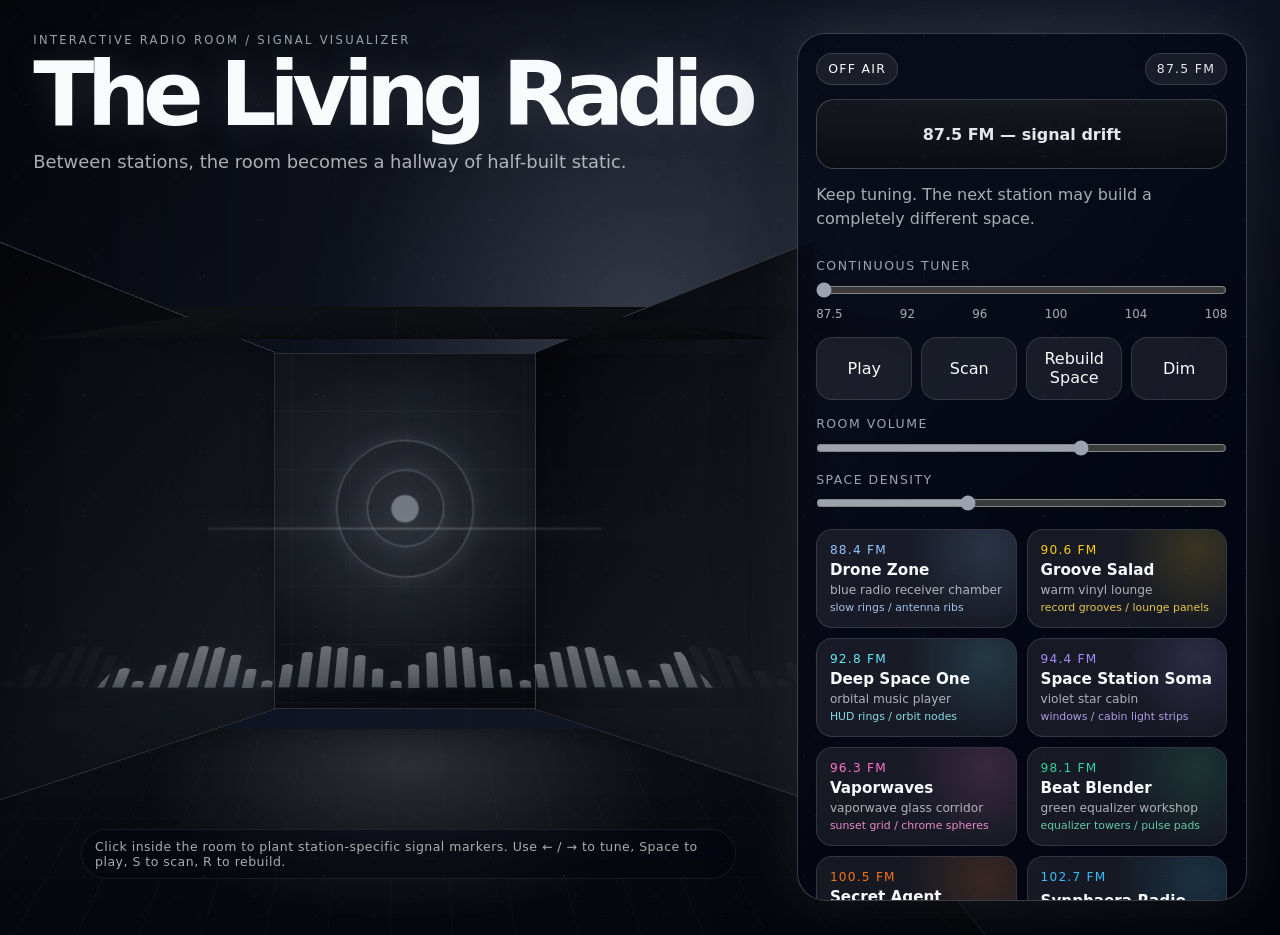
<file: Expressive Web/living-radio-station-themes/index.html>
<!DOCTYPE html>
<html lang="en">
<head>
  <meta charset="UTF-8" />
  <meta name="viewport" content="width=device-width, initial-scale=1.0" />
  <title>The Living Radio — Signal Rooms</title>
  <link rel="stylesheet" href="style.css" />
</head>
<body>
  <main id="room" class="room station-idle" data-state="idle">
    <div class="grain" aria-hidden="true"></div>
    <div class="atmosphere" aria-hidden="true"></div>

    <section class="title-card" aria-labelledby="siteTitle">
      <p class="eyebrow">interactive radio room / signal visualizer</p>
      <h1 id="siteTitle">The Living Radio</h1>
      <p id="roomText">Tune a live stream and let the signal build a room around you.</p>
    </section>

    <section class="space-wrap" aria-label="Generative listening room">
      <div class="room-shell" id="roomShell">
        <div class="plane wall-back"></div>
        <div class="plane wall-left"></div>
        <div class="plane wall-right"></div>
        <div class="plane ceiling"></div>
        <div class="plane floor">
          <div class="floor-lines" aria-hidden="true"></div>
        </div>

        <div class="horizon" aria-hidden="true"></div>
        <div id="themeLayer" class="theme-layer" aria-hidden="true"></div>
        <div id="architecture" class="architecture" aria-hidden="true"></div>
        <div id="signalSeeds" class="signal-seeds" aria-hidden="true"></div>
        <div id="waveField" class="wave-field" aria-hidden="true"></div>
        <div class="signal-orb" aria-hidden="true"><span></span></div>
      </div>
      <p class="interaction-hint" id="interactionHint">Click inside the room to plant station-specific signal markers. Use ← / → to tune, Space to play, S to scan, R to rebuild.</p>
    </section>

    <aside class="console" aria-label="Radio room controls">
      <div class="console-topline">
        <span id="onAir" class="on-air">OFF AIR</span>
        <span id="frequencyReadout" class="frequency-readout">--.- FM</span>
      </div>

      <div class="screen" id="screenText">No station locked.</div>
      <p id="storyText" class="story-text">The room is quiet. Static is waiting in the walls.</p>

      <div class="tuner-block">
        <label for="tuner">continuous tuner</label>
        <input id="tuner" type="range" min="87.5" max="108" step="0.1" value="87.5" />
        <div class="tuner-scale" aria-hidden="true">
          <span>87.5</span><span>92</span><span>96</span><span>100</span><span>104</span><span>108</span>
        </div>
      </div>

      <div class="transport-row">
        <button id="playPause" type="button">Play</button>
        <button id="scanBtn" type="button">Scan</button>
        <button id="rebuildBtn" type="button">Rebuild Space</button>
        <button id="dimBtn" type="button">Dim</button>
      </div>

      <label class="slider-control" for="volume">
        <span>room volume</span>
        <input id="volume" type="range" min="0" max="1" step="0.01" value="0.65" />
      </label>

      <label class="slider-control" for="density">
        <span>space density</span>
        <input id="density" type="range" min="10" max="54" step="1" value="26" />
      </label>

      <div class="station-grid" id="stationGrid" aria-label="Station presets"></div>

      <p class="note">Live audio plays through the browser. The visualizer is generative, so it avoids CORS problems with internet streams. Each station now has its own visual language and click interaction.</p>
    </aside>

    <audio id="player" preload="none" crossorigin="anonymous"></audio>
  </main>

  <script src="script.js"></script>
</body>
</html>
</file>
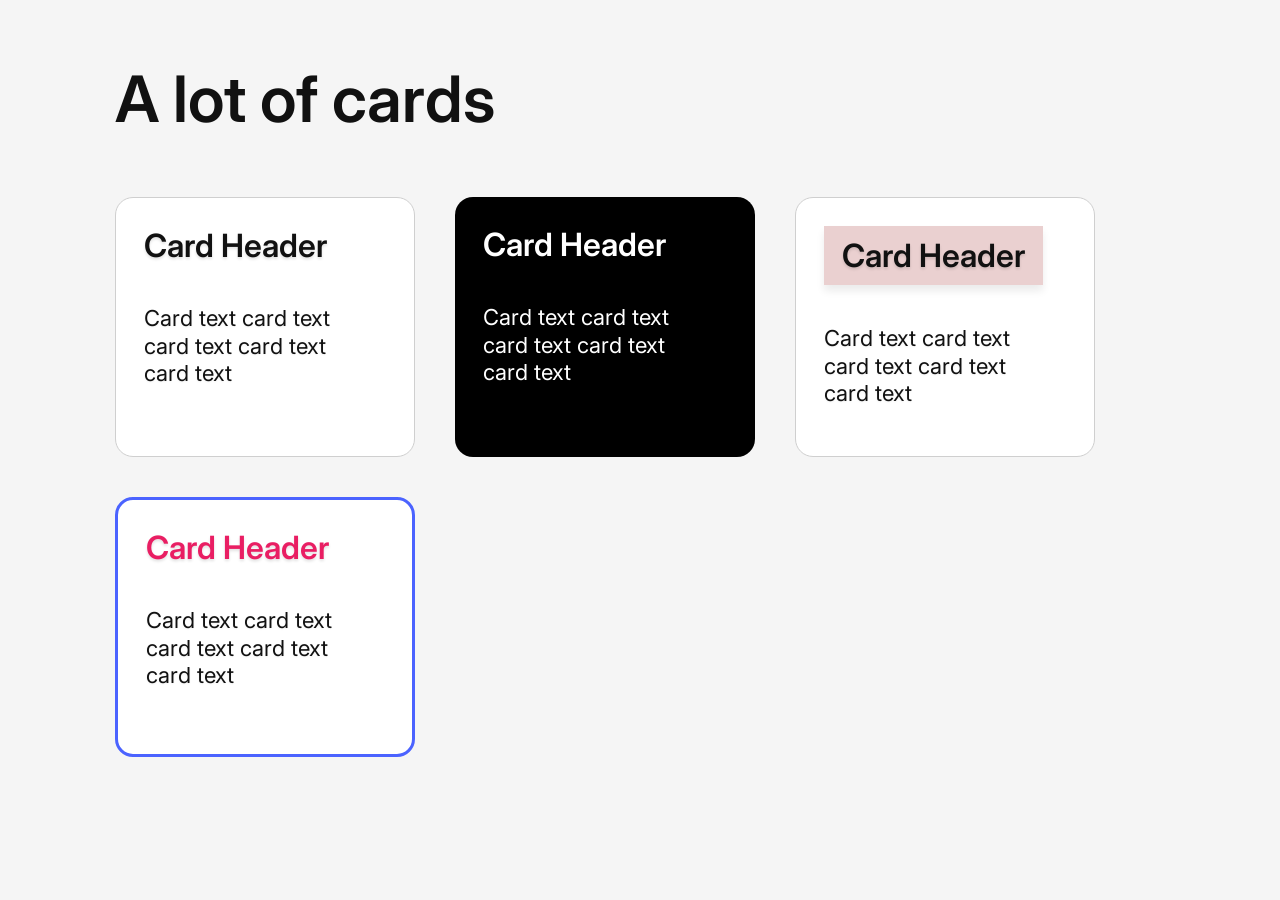
<file: CSS Layout 1/css.html>
<!DOCTYPE html>
<html lang="en">
<head>
  <meta charset="UTF-8" />
  <meta name="viewport" content="width=device-width, initial-scale=1.0" />
  <title>A lot of cards</title>

 
  <link rel="preconnect" href="https://fonts.googleapis.com">
  <link rel="preconnect" href="https://fonts.gstatic.com" crossorigin>
  <link href="https://fonts.googleapis.com/css2?family=Inter:wght@400;700;800&display=swap" rel="stylesheet">

  <link rel="stylesheet" href="style.css" />
</head>
<body>
  <main class="page">
    <h1>A lot of cards</h1>

    <section class="card-container">
      <div class="card">
        <h2>Card Header</h2>
        <p>Card text card text card text card text card text</p>
      </div>

      <div class="card card-dark">
        <h2>Card Header</h2>
        <p>Card text card text card text card text card text</p>
      </div>

      <div class="card card-accent">
        <h2 class="highlight-box">Card Header</h2>
        <p>Card text card text card text card text card text</p>
      </div>

      <div class="card card-outline">
        <h2>Card Header</h2>
        <p>Card text card text card text card text card text</p>
      </div>
    </section>
  </main>
</body>
</html>
</file>
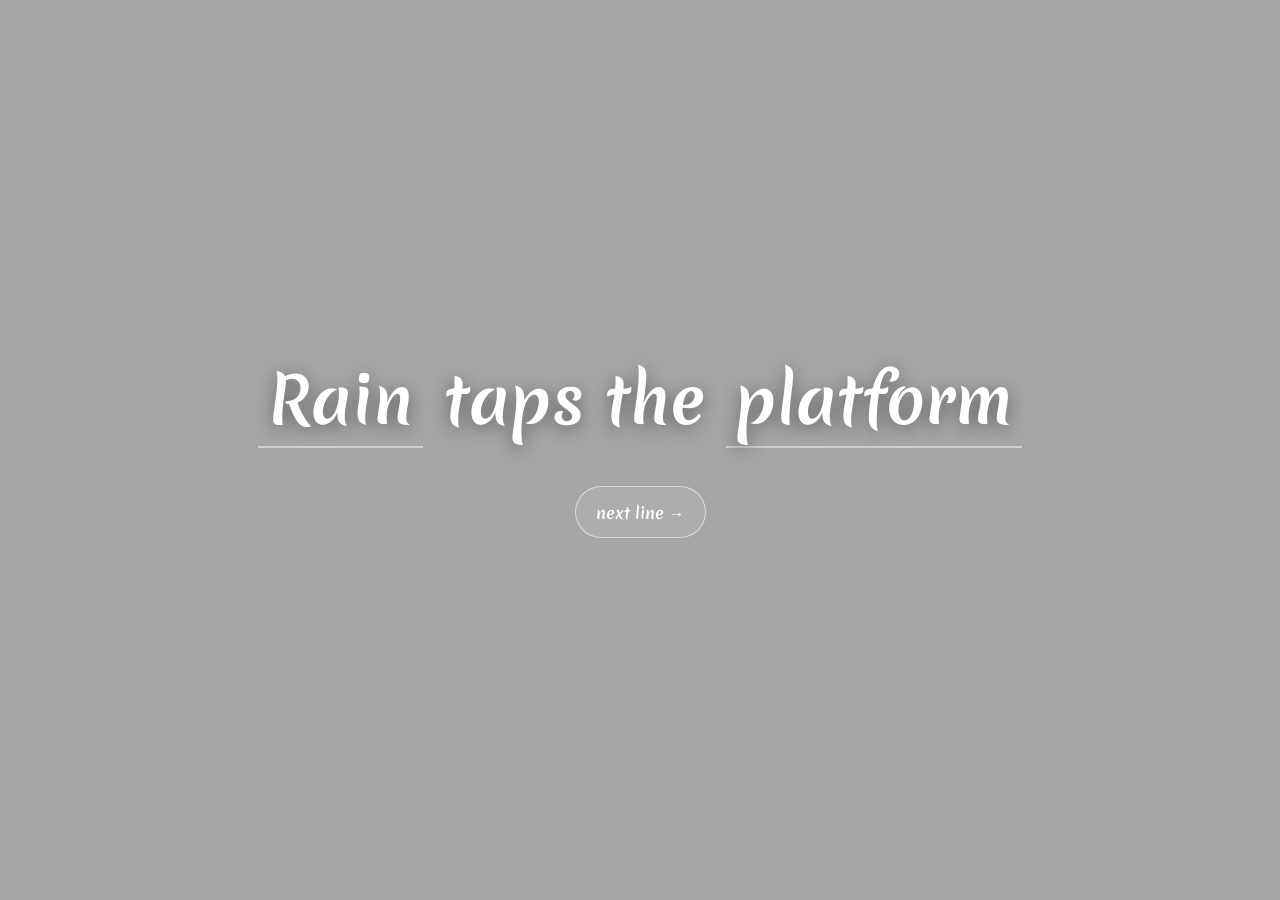
<file: Hypertext Narrative/line1.html>
<!DOCTYPE html>
<html lang="en">
<head>
  <meta charset="UTF-8" />
  <meta name="viewport" content="width=device-width, initial-scale=1.0" />
  <title>Haiku - Line 1</title>
 <link rel="preconnect" href="https://fonts.googleapis.com">
<link rel="preconnect" href="https://fonts.gstatic.com" crossorigin>
<link href="https://fonts.googleapis.com/css2?family=Limelight&family=Merienda:wght@300..900&display=swap" rel="stylesheet">
  <link rel="stylesheet" href="style.css" />
</head>
<body class="page"
  data-default-gif="https://i.redd.it/43hzfytpfks81.gif">

  <div class="overlay"></div>

  <main class="content">
    <p class="line">
      <span class="hover-word" data-gif="https://images-wixmp-ed30a86b8c4ca887773594c2.wixmp.com/f/d1405e37-67f6-4821-81ab-2e2687f8f6aa/dg8azj7-e3118ca0-ab8d-4186-b11e-6b65f71df362.gif?token=eyJ0eXAiOiJKV1QiLCJhbGciOiJIUzI1NiJ9.[base64].Q8UEcINWJfdoOuRwZD_nnJbVCkyFElnYEFyA0fJU_ko">Rain</span>
      taps the
      <span class="hover-word" data-gif="https://cdnb.artstation.com/p/assets/images/images/013/784/659/original/motocross-saito-400.gif?1541081571">platform</span>
    </p>

    <a class="next-link" href="line2.html">next line →</a>
  </main>

  <script src="style.js"></script>
</body>
</html>
</file>
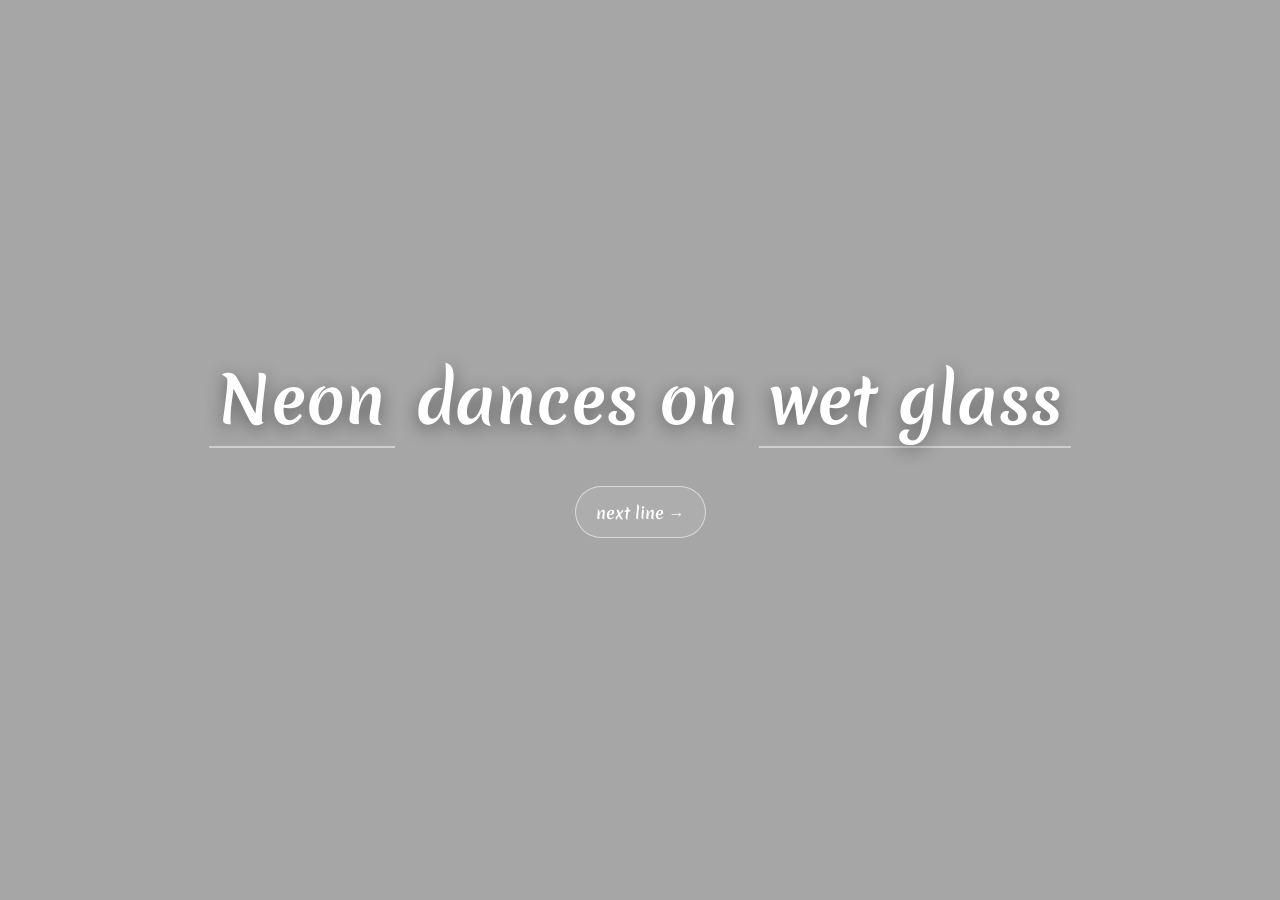
<file: Hypertext Narrative/line2.html>
<!DOCTYPE html>
<html lang="en">
<head>
  <meta charset="UTF-8" />
  <meta name="viewport" content="width=device-width, initial-scale=1.0" />
  <title>Haiku - Line 2</title>
  <link rel="preconnect" href="https://fonts.googleapis.com">
<link rel="preconnect" href="https://fonts.gstatic.com" crossorigin>
<link href="https://fonts.googleapis.com/css2?family=Limelight&family=Merienda:wght@300..900&display=swap" rel="stylesheet">
  <link rel="stylesheet" href="style.css" />
</head>
<body class="page"
  data-default-gif="https://64.media.tumblr.com/14f82bd1a9e466f0d01a61a12eedd381/tumblr_o1vldiAXLd1rldv4go1_540.gifv">

  <div class="overlay"></div>

  <main class="content">
    <p class="line">
      <span class="hover-word" data-gif="https://i.redd.it/ghxhg66ha5qy.gif">Neon</span>
      dances on
      <span class="hover-word" data-gif="https://i.pinimg.com/originals/10/e1/e2/10e1e23a2062e8cda9b215a387dc4194.gif">wet glass</span>
    </p>

    <a class="next-link" href="line3.html">next line →</a>
  </main>

  <script src="style.js"></script>
</body>
</html>
</file>
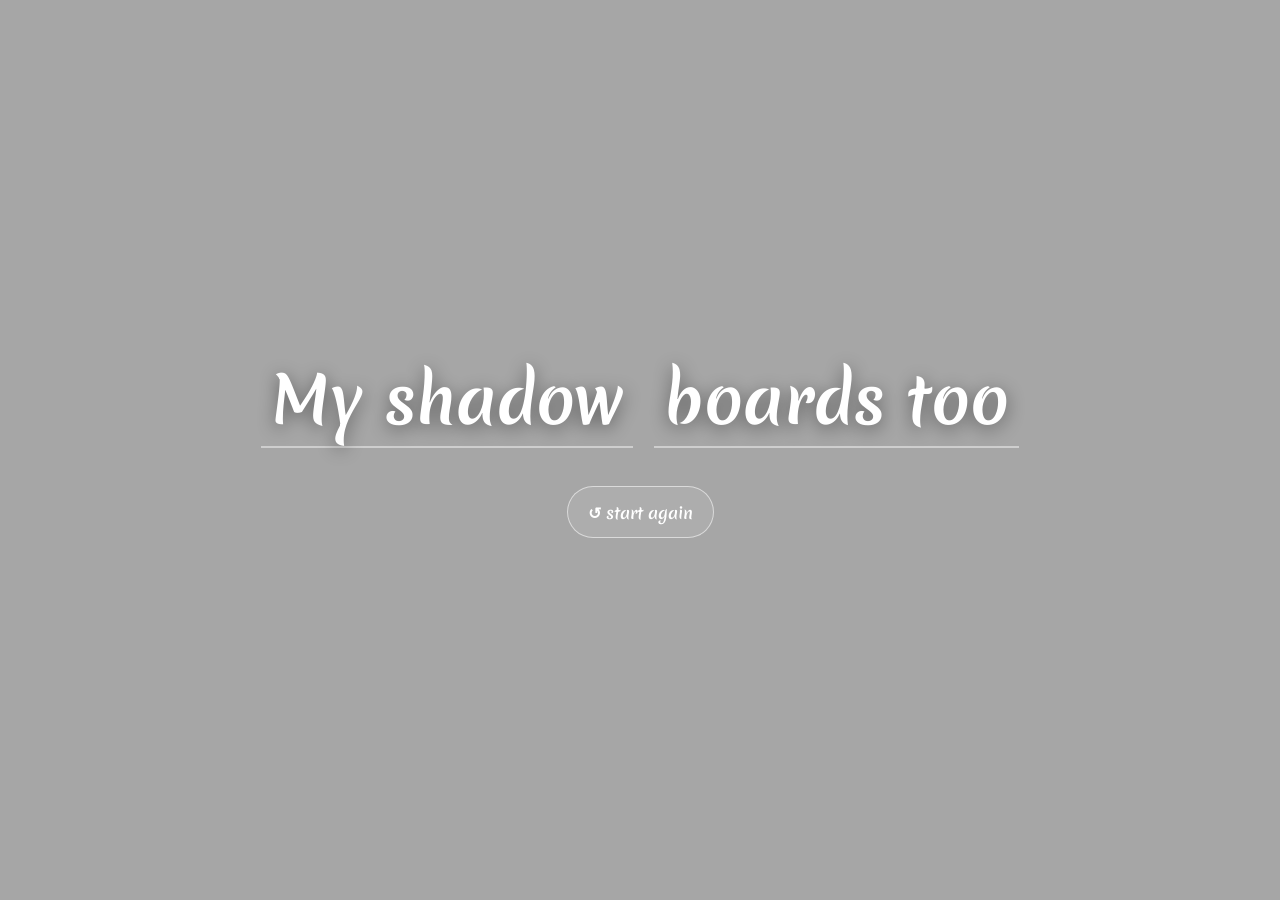
<file: Hypertext Narrative/line3.html>
<!DOCTYPE html>
<html lang="en">
<head>
  <meta charset="UTF-8" />
  <meta name="viewport" content="width=device-width, initial-scale=1.0" />
  <title>Haiku - Line 3</title>
 <link rel="preconnect" href="https://fonts.googleapis.com">
<link rel="preconnect" href="https://fonts.gstatic.com" crossorigin>
<link href="https://fonts.googleapis.com/css2?family=Limelight&family=Merienda:wght@300..900&display=swap" rel="stylesheet">
  <link rel="stylesheet" href="style.css" />
  <link rel="stylesheet" href="style.css" />
</head>
<body class="page"
  data-default-gif="https://i.pinimg.com/originals/5d/2b/4f/5d2b4f5f28851f32fede7de204528b2c.gif">

  <div class="overlay"></div>

  <main class="content">
    <p class="line">
      <span class="hover-word" data-gif="https://i.pinimg.com/originals/6a/83/d1/6a83d1fd8a73374735aab58cfc09539a.gif">My shadow</span>
      
      <span class="hover-word" data-gif="https://i.redd.it/bxuqylh92y6a1.gif">boards too</span>
    </p>

    <a class="next-link" href="line1.html">↺ start again</a>
  </main>

  <script src="style.js"></script>
</body>
</html>
</file>
<file: Expressive Web/living-radio-station-themes/style.css>
* {
  box-sizing: border-box;
  margin: 0;
  padding: 0;
}

:root {
  --bg: #05070d;
  --text: #f8fafc;
  --muted: rgba(248, 250, 252, 0.68);
  --accent: #a1a1aa;
  --accent-2: #f8fafc;
  --accent-3: #a1a1aa;
  --accent-soft: rgba(161, 161, 170, 0.22);
  --wall: rgba(20, 23, 34, 0.92);
  --wall-dark: rgba(4, 6, 12, 0.96);
  --floor: rgba(9, 12, 20, 0.98);
  --pulse: 0.22;
  --breath: 0.5;
  --tilt-x: 0deg;
  --tilt-y: 0deg;
  --mx: 50%;
  --my: 35%;
}

html,
body {
  min-height: 100%;
}

body {
  background: var(--bg);
  color: var(--text);
  font-family: Inter, ui-sans-serif, system-ui, -apple-system, BlinkMacSystemFont, "Segoe UI", sans-serif;
  overflow: hidden;
}

button,
input {
  font: inherit;
}

button {
  border: 0;
  color: inherit;
  cursor: pointer;
}

.room {
  min-height: 100vh;
  position: relative;
  overflow: hidden;
  display: grid;
  grid-template-columns: minmax(0, 1fr) minmax(340px, 450px);
  grid-template-rows: auto minmax(520px, 1fr);
  gap: 1.2rem;
  padding: clamp(1rem, 2.6vw, 2.2rem);
  background:
    radial-gradient(circle at var(--mx) var(--my), var(--accent-soft), transparent 34%),
    radial-gradient(circle at 80% 12%, rgba(255, 255, 255, 0.06), transparent 28%),
    linear-gradient(140deg, var(--wall-dark), #0b1020 48%, #02040a);
  transition: background 900ms ease, filter 700ms ease;
}

.room.dimmed {
  filter: brightness(0.7) saturate(1.12);
}

.room.station-idle {
  --accent: #9ca3af;
  --accent-2: #e5e7eb;
  --accent-soft: rgba(156, 163, 175, 0.18);
  --wall: rgba(27, 30, 39, 0.9);
  --wall-dark: rgba(5, 6, 10, 0.96);
  --floor: rgba(12, 14, 19, 0.98);
}

.grain,
.atmosphere {
  position: absolute;
  inset: 0;
  pointer-events: none;
}

.grain {
  z-index: 30;
  opacity: 0.045;
  mix-blend-mode: screen;
  background-image:
    radial-gradient(circle at 20% 20%, #fff 0 1px, transparent 1px),
    radial-gradient(circle at 70% 30%, #fff 0 1px, transparent 1px),
    radial-gradient(circle at 45% 80%, #fff 0 1px, transparent 1px);
  background-size: 80px 80px, 120px 120px, 58px 58px;
}

.atmosphere {
  z-index: 1;
  opacity: calc(0.35 + var(--pulse) * 0.45);
  background:
    radial-gradient(circle at var(--mx) var(--my), var(--accent-soft), transparent 38%),
    linear-gradient(90deg, transparent, color-mix(in srgb, var(--accent) 18%, transparent), transparent);
  filter: blur(16px);
  animation: drift 12s ease-in-out infinite alternate;
}

@keyframes drift {
  from { transform: translate3d(-1.5%, -1%, 0) scale(1); }
  to { transform: translate3d(1.5%, 2%, 0) scale(1.04); }
}

.title-card {
  position: relative;
  z-index: 5;
  grid-column: 1 / 2;
  align-self: start;
  max-width: 860px;
}

.eyebrow {
  color: var(--accent);
  text-transform: uppercase;
  letter-spacing: 0.2em;
  font-size: 0.72rem;
  margin-bottom: 0.6rem;
}

h1 {
  font-size: clamp(3.2rem, 7vw, 7.6rem);
  line-height: 0.84;
  letter-spacing: -0.085em;
  text-shadow: 0 0 calc(28px + var(--pulse) * 48px) var(--accent-soft);
}

#roomText {
  margin-top: 1rem;
  max-width: 720px;
  color: var(--muted);
  font-size: clamp(1rem, 1.4vw, 1.24rem);
  line-height: 1.55;
}

.space-wrap {
  position: relative;
  z-index: 4;
  grid-column: 1 / 2;
  grid-row: 2 / 3;
  min-height: 560px;
  perspective: 1100px;
}

.room-shell {
  position: relative;
  width: min(100%, 1040px);
  min-height: 100%;
  height: 100%;
  transform-style: preserve-3d;
  transform: rotateX(var(--tilt-x)) rotateY(var(--tilt-y));
  transition: transform 160ms ease-out;
}

.plane {
  position: absolute;
  left: 50%;
  top: 52%;
  transform-style: preserve-3d;
  border: 1px solid color-mix(in srgb, var(--accent) 22%, transparent);
  box-shadow: inset 0 0 80px rgba(0, 0, 0, 0.38);
}

.wall-back {
  width: min(84vw, 860px);
  height: 440px;
  transform: translate(-50%, -58%) translateZ(-260px);
  background:
    linear-gradient(90deg, rgba(255,255,255,0.03) 1px, transparent 1px),
    linear-gradient(0deg, rgba(255,255,255,0.03) 1px, transparent 1px),
    radial-gradient(circle at 50% 48%, color-mix(in srgb, var(--accent) 20%, transparent), transparent 44%),
    linear-gradient(145deg, var(--wall), var(--wall-dark));
  background-size: 72px 72px, 72px 72px, auto, auto;
}

.wall-left,
.wall-right {
  width: 520px;
  height: 440px;
  background: linear-gradient(145deg, var(--wall-dark), var(--wall));
}

.wall-left {
  transform: translate(-93%, -58%) rotateY(72deg) translateZ(-18px);
}

.wall-right {
  transform: translate(-7%, -58%) rotateY(-72deg) translateZ(-18px);
}

.ceiling {
  width: min(86vw, 900px);
  height: 410px;
  transform: translate(-50%, -109%) rotateX(74deg);
  background:
    linear-gradient(90deg, rgba(255,255,255,0.03) 1px, transparent 1px),
    linear-gradient(135deg, rgba(255,255,255,0.05), rgba(255,255,255,0.01)),
    var(--wall-dark);
  background-size: 88px 88px, auto, auto;
}

.floor {
  width: min(92vw, 1000px);
  height: 500px;
  transform: translate(-50%, 5%) rotateX(74deg);
  background:
    radial-gradient(circle at 50% 20%, color-mix(in srgb, var(--accent) 22%, transparent), transparent 45%),
    linear-gradient(180deg, var(--floor), #02040a);
  overflow: hidden;
}

.floor-lines {
  position: absolute;
  inset: 0;
  background:
    linear-gradient(90deg, color-mix(in srgb, var(--accent) 22%, transparent) 1px, transparent 1px),
    linear-gradient(0deg, color-mix(in srgb, var(--accent) 18%, transparent) 1px, transparent 1px);
  background-size: 54px 54px;
  opacity: calc(0.16 + var(--pulse) * 0.28);
  transform: translateY(calc(var(--pulse) * -18px));
}

.horizon {
  position: absolute;
  left: 50%;
  top: 47%;
  width: min(70vw, 720px);
  height: 2px;
  transform: translate(-50%, -50%) translateZ(-90px);
  background: linear-gradient(90deg, transparent, var(--accent), transparent);
  box-shadow: 0 0 calc(22px + var(--pulse) * 52px) var(--accent);
  opacity: calc(0.38 + var(--pulse) * 0.42);
}

.theme-layer,
.architecture,
.wave-field,
.signal-orb,
.signal-seeds {
  position: absolute;
  inset: 0;
  transform-style: preserve-3d;
  pointer-events: none;
}

.room-shell {
  cursor: crosshair;
}

.arch-piece {
  position: absolute;
  left: var(--x);
  top: var(--y);
  width: var(--w);
  height: var(--h);
  transform:
    translate(-50%, -50%)
    translateZ(var(--z))
    rotateY(var(--ry))
    rotateX(var(--rx));
  border: 1px solid color-mix(in srgb, var(--accent) 34%, transparent);
  background:
    linear-gradient(180deg, color-mix(in srgb, var(--accent) 15%, transparent), rgba(255,255,255,0.018));
  box-shadow:
    0 0 calc(8px + var(--pulse) * 16px) color-mix(in srgb, var(--accent) 24%, transparent),
    inset 0 0 18px rgba(255, 255, 255, 0.035);
  opacity: calc(0.16 + var(--pulse) * 0.5);
  animation: growIn 1000ms cubic-bezier(.2,.8,.2,1) both, panelFloat var(--speed) ease-in-out infinite alternate;
  animation-delay: var(--delay), calc(var(--delay) + 600ms);
}

.arch-piece.ring {
  border-radius: 999px;
  background: radial-gradient(circle, transparent 54%, color-mix(in srgb, var(--accent) 18%, transparent) 56%, transparent 68%);
}

.arch-piece.column {
  border-radius: 999px 999px 8px 8px;
}

.arch-piece.panel {
  clip-path: polygon(8% 0, 100% 12%, 88% 100%, 0 88%);
}

.arch-piece.node {
  width: var(--w);
  height: var(--w);
  border-radius: 50%;
  background: radial-gradient(circle, var(--accent-2), var(--accent) 34%, transparent 68%);
  border: 0;
}

@keyframes growIn {
  from {
    opacity: 0;
    transform: translate(-50%, 80%) translateZ(-280px) rotateX(70deg) scaleY(0.05);
    filter: blur(8px);
  }
}

@keyframes panelFloat {
  to {
    translate: 0 calc(-10px - var(--pulse) * 28px);
    filter: brightness(calc(1 + var(--pulse) * 0.35));
  }
}

.wave-field {
  left: 50%;
  top: 74%;
  width: min(72vw, 760px);
  height: 150px;
  transform: translate(-50%, -50%) rotateX(62deg) translateZ(90px);
  display: flex;
  align-items: flex-end;
  justify-content: center;
  gap: 0.42rem;
}

.wave-bar {
  width: clamp(5px, 0.85vw, 10px);
  height: calc(var(--bar-h) * 1px);
  min-height: 8px;
  border-radius: 999px 999px 0 0;
  background: linear-gradient(180deg, var(--accent-2), var(--accent));
  box-shadow: 0 0 16px var(--accent-soft);
  opacity: calc(0.35 + var(--pulse) * 0.58);
  transform-origin: bottom;
  transform: scaleY(calc(0.55 + var(--pulse) * 0.75));
}

.signal-orb {
  left: 50%;
  top: 45%;
  width: 180px;
  height: 180px;
  margin-left: -90px;
  margin-top: -90px;
  transform: translateZ(120px);
}

.signal-orb::before,
.signal-orb::after,
.signal-orb span {
  content: "";
  position: absolute;
  inset: 0;
  border-radius: 50%;
  border: 1px solid color-mix(in srgb, var(--accent) 70%, transparent);
  box-shadow: 0 0 calc(26px + var(--pulse) * 54px) var(--accent-soft);
  transform: scale(calc(0.62 + var(--pulse) * 0.48));
}

.signal-orb::after {
  inset: 22%;
  animation: orbit 8s linear infinite;
}

.signal-orb span {
  inset: 40%;
  background: var(--accent);
  border: 0;
  opacity: calc(0.6 + var(--pulse) * 0.4);
}

@keyframes orbit {
  to { rotate: 360deg; }
}

.console {
  position: relative;
  z-index: 8;
  grid-column: 2 / 3;
  grid-row: 1 / 3;
  align-self: center;
  max-height: calc(100vh - 2rem);
  overflow: auto;
  padding: 1.15rem;
  border-radius: 28px;
  background: rgba(3, 6, 18, 0.72);
  backdrop-filter: blur(18px);
  border: 1px solid color-mix(in srgb, var(--accent) 35%, transparent);
  box-shadow: 0 28px 80px rgba(0, 0, 0, 0.45), 0 0 50px var(--accent-soft);
}

.console-topline {
  display: flex;
  align-items: center;
  justify-content: space-between;
  gap: 1rem;
  margin-bottom: 0.9rem;
}

.on-air,
.frequency-readout {
  display: inline-flex;
  align-items: center;
  justify-content: center;
  border-radius: 999px;
  padding: 0.42rem 0.7rem;
  min-height: 32px;
  font-size: 0.78rem;
  letter-spacing: 0.1em;
  text-transform: uppercase;
  border: 1px solid rgba(255,255,255,0.14);
  background: rgba(255,255,255,0.08);
}

.on-air.live {
  background: rgba(220, 38, 38, 0.9);
  box-shadow: 0 0 22px rgba(248, 113, 113, 0.42);
  animation: onAir 1.1s infinite alternate;
}

@keyframes onAir {
  to { filter: brightness(1.35); }
}

.frequency-readout {
  color: var(--accent-2);
  font-variant-numeric: tabular-nums;
}

.screen {
  min-height: 70px;
  display: grid;
  place-items: center;
  padding: 1rem;
  text-align: center;
  border-radius: 18px;
  border: 1px solid color-mix(in srgb, var(--accent) 32%, transparent);
  background:
    linear-gradient(180deg, rgba(255,255,255,0.07), rgba(255,255,255,0.025)),
    rgba(0,0,0,0.4);
  color: var(--accent-2);
  text-shadow: 0 0 18px var(--accent-soft);
  font-weight: 700;
}

.story-text,
.note {
  color: var(--muted);
  line-height: 1.45;
}

.story-text {
  min-height: 58px;
  margin: 0.9rem 0 1.05rem;
}

.tuner-block,
.slider-control {
  display: grid;
  gap: 0.55rem;
  margin: 1rem 0;
}

.tuner-block label,
.slider-control span {
  color: var(--accent);
  font-size: 0.78rem;
  letter-spacing: 0.12em;
  text-transform: uppercase;
}

input[type="range"] {
  width: 100%;
  accent-color: var(--accent);
}

.tuner-scale {
  display: flex;
  justify-content: space-between;
  color: var(--muted);
  font-size: 0.74rem;
  font-variant-numeric: tabular-nums;
}

.transport-row {
  display: grid;
  grid-template-columns: repeat(4, 1fr);
  gap: 0.55rem;
}

.transport-row button,
.station-card {
  border-radius: 16px;
  background: rgba(255,255,255,0.08);
  border: 1px solid rgba(255,255,255,0.12);
  transition: transform 180ms ease, border-color 180ms ease, background 180ms ease, box-shadow 180ms ease;
}

.transport-row button {
  padding: 0.72rem 0.6rem;
}

.transport-row button:hover,
.station-card:hover {
  transform: translateY(-2px);
  border-color: color-mix(in srgb, var(--accent) 56%, transparent);
  box-shadow: 0 0 24px var(--accent-soft);
}

.station-grid {
  display: grid;
  grid-template-columns: repeat(2, minmax(0, 1fr));
  gap: 0.62rem;
  margin-top: 1.1rem;
}

.station-card {
  min-height: 96px;
  padding: 0.8rem;
  text-align: left;
  display: grid;
  gap: 0.25rem;
  position: relative;
  overflow: hidden;
}

.station-card::before {
  content: "";
  position: absolute;
  inset: 0;
  opacity: 0.15;
  background: radial-gradient(circle at 85% 20%, var(--card-color), transparent 42%);
  pointer-events: none;
}

.station-card.active {
  border-color: var(--card-color);
  background: color-mix(in srgb, var(--card-color) 22%, rgba(255,255,255,0.08));
  box-shadow: 0 0 28px color-mix(in srgb, var(--card-color) 32%, transparent);
}

.station-card span {
  color: var(--card-color);
  font-size: 0.76rem;
  font-variant-numeric: tabular-nums;
  letter-spacing: 0.1em;
}

.station-card strong {
  position: relative;
  z-index: 1;
  font-size: 0.95rem;
}

.station-card em {
  position: relative;
  z-index: 1;
  color: var(--muted);
  font-size: 0.76rem;
  font-style: normal;
}

.station-card small {
  position: relative;
  z-index: 1;
  color: color-mix(in srgb, var(--card-color) 72%, white);
  font-size: 0.68rem;
  line-height: 1.25;
  opacity: 0.9;
}

.note {
  margin-top: 1rem;
  font-size: 0.76rem;
}

.room.static-hit .wall-back,
.room.static-hit .floor {
  animation: staticHit 260ms steps(2) both;
}

@keyframes staticHit {
  50% { filter: contrast(1.7) brightness(1.25); transform: translate(-50%, -58%) translateZ(-250px) skewX(1deg); }
}


.interaction-hint {
  position: absolute;
  left: clamp(1rem, 4vw, 3rem);
  bottom: clamp(0.75rem, 2vw, 1.4rem);
  z-index: 7;
  width: min(88%, 680px);
  color: var(--muted);
  font-size: 0.78rem;
  letter-spacing: 0.04em;
  background: rgba(3, 6, 18, 0.44);
  border: 1px solid rgba(255,255,255,0.08);
  border-radius: 999px;
  padding: 0.55rem 0.8rem;
  backdrop-filter: blur(10px);
}

.signal-seed {
  position: absolute;
  left: var(--sx);
  top: var(--sy);
  width: var(--seed-size);
  height: var(--seed-size);
  border-radius: 50%;
  transform: translate(-50%, -50%) translateZ(var(--seed-z));
  border: 1px solid color-mix(in srgb, var(--accent) 72%, transparent);
  background: radial-gradient(circle, var(--accent-2), color-mix(in srgb, var(--accent) 32%, transparent) 42%, transparent 68%);
  box-shadow: 0 0 34px var(--accent-soft);
  animation: seedBloom 9s ease-out var(--seed-delay) forwards;
}

.signal-seed::before,
.signal-seed::after {
  content: "";
  position: absolute;
  inset: -28px;
  border-radius: 50%;
  border: 1px solid color-mix(in srgb, var(--accent) 34%, transparent);
  animation: seedRing 2.8s ease-out infinite;
}

.signal-seed::after {
  inset: -52px;
  animation-delay: 0.7s;
}

@keyframes seedBloom {
  0% { opacity: 0; scale: 0.2; filter: blur(6px); }
  12% { opacity: 1; scale: 1; filter: blur(0); }
  78% { opacity: 0.86; }
  100% { opacity: 0; scale: 1.55; filter: blur(5px); }
}

@keyframes seedRing {
  from { opacity: 0.55; scale: 0.35; }
  to { opacity: 0; scale: 1.25; }
}

/* Cleaner, more distinct room identities */
.room.station-drone .wall-back {
  background:
    radial-gradient(circle at 50% 45%, rgba(147,197,253,0.2), transparent 38%),
    repeating-linear-gradient(90deg, rgba(219,234,254,0.05) 0 2px, transparent 2px 22px),
    linear-gradient(145deg, var(--wall), var(--wall-dark));
}

.room.station-drone .arch-piece {
  border-radius: 999px;
  backdrop-filter: blur(3px);
}

.room.station-drone .arch-piece.panel {
  clip-path: none;
  border-radius: 22px;
}

.room.station-groove .floor-lines {
  background:
    repeating-radial-gradient(circle at 50% 72%, color-mix(in srgb, var(--accent) 28%, transparent) 0 2px, transparent 2px 28px);
  opacity: calc(0.22 + var(--pulse) * 0.34);
}

.room.station-groove .arch-piece.panel,
.room.station-groove .arch-piece.column {
  clip-path: none;
  border-radius: 24px;
  background: linear-gradient(90deg, rgba(255,255,255,0.04), color-mix(in srgb, var(--accent) 18%, transparent));
}

.room.station-groove .arch-piece.ring {
  border: 0;
  background: repeating-radial-gradient(circle, transparent 0 8px, color-mix(in srgb, var(--accent) 34%, transparent) 9px 11px);
}

.room.station-space .signal-orb {
  scale: 1.2;
}

.room.station-space .arch-piece {
  border-radius: 4px;
  clip-path: polygon(50% 0, 100% 50%, 50% 100%, 0 50%);
}

.room.station-space .horizon {
  height: 4px;
  box-shadow: 0 0 90px var(--accent);
}

.room.station-station .arch-piece {
  border-radius: 10px;
}

.room.station-station .ceiling {
  background:
    linear-gradient(90deg, rgba(255,255,255,0.05) 1px, transparent 1px),
    linear-gradient(180deg, rgba(167,139,250,0.08), transparent),
    var(--wall-dark);
}

.room.station-vapor .arch-piece {
  border-radius: 18px;
  background: linear-gradient(135deg, rgba(255,255,255,0.13), color-mix(in srgb, var(--accent) 18%, transparent));
  backdrop-filter: blur(8px);
}

.room.station-vapor .wall-back {
  background:
    linear-gradient(90deg, rgba(255,255,255,0.035) 1px, transparent 1px),
    radial-gradient(circle at 28% 32%, rgba(251,113,133,0.22), transparent 38%),
    linear-gradient(145deg, var(--wall), var(--wall-dark));
  background-size: 46px 46px, auto, auto;
}

.room.station-beat .arch-piece.column {
  border-radius: 8px 8px 22px 22px;
  background: linear-gradient(180deg, var(--accent), rgba(255,255,255,0.025));
}

.room.station-beat .wave-bar {
  border-radius: 4px 4px 0 0;
}

.room.station-agent .wall-back {
  background:
    repeating-linear-gradient(100deg, rgba(249,115,22,0.16) 0 8px, transparent 8px 34px),
    linear-gradient(145deg, var(--wall), var(--wall-dark));
}

.room.station-agent .arch-piece.panel {
  clip-path: polygon(0 14%, 100% 0, 100% 82%, 0 100%);
  border-radius: 4px;
}

.room.station-synphaera .arch-piece {
  clip-path: polygon(50% 0, 100% 28%, 86% 100%, 15% 100%, 0 28%);
  background: linear-gradient(135deg, rgba(255,255,255,0.15), color-mix(in srgb, var(--accent) 18%, transparent));
}

.room.station-defcon .wall-back,
.room.station-defcon .floor-lines {
  background:
    linear-gradient(90deg, rgba(34,197,94,0.12) 1px, transparent 1px),
    linear-gradient(0deg, rgba(34,197,94,0.12) 1px, transparent 1px),
    linear-gradient(145deg, var(--wall), var(--wall-dark));
  background-size: 34px 34px, 34px 34px, auto;
}

.room.station-defcon .screen,
.room.station-defcon .station-card,
.room.station-defcon .frequency-readout {
  font-family: ui-monospace, SFMono-Regular, Menlo, Consolas, monospace;
}

.room.station-mission .arch-piece {
  border-color: rgba(255,255,255,0.42);
  background: linear-gradient(180deg, rgba(255,255,255,0.09), rgba(255,255,255,0.018));
}

.room.station-mission .wall-back {
  background:
    linear-gradient(90deg, rgba(255,255,255,0.045) 1px, transparent 1px),
    linear-gradient(0deg, rgba(255,255,255,0.035) 1px, transparent 1px),
    linear-gradient(145deg, rgba(35,42,50,0.9), rgba(7,10,15,0.97));
  background-size: 96px 96px, 96px 96px, auto;
}

/* Station theme palettes */
.room.station-drone { --accent: #93c5fd; --accent-2: #dbeafe; --accent-3: #1d4ed8; --accent-soft: rgba(59, 130, 246, 0.33); --wall: rgba(19, 34, 61, 0.9); --wall-dark: rgba(2, 8, 23, 0.96); --floor: rgba(7, 17, 34, 0.98); }
.room.station-groove { --accent: #facc15; --accent-2: #fef3c7; --accent-3: #92400e; --accent-soft: rgba(245, 158, 11, 0.36); --wall: rgba(70, 43, 20, 0.92); --wall-dark: rgba(25, 10, 3, 0.97); --floor: rgba(44, 25, 12, 0.98); }
.room.station-space { --accent: #67e8f9; --accent-2: #cffafe; --accent-3: #a855f7; --accent-soft: rgba(6, 182, 212, 0.34); --wall: rgba(8, 25, 45, 0.9); --wall-dark: rgba(3, 7, 18, 0.97); --floor: rgba(3, 12, 28, 0.98); }
.room.station-station { --accent: #a78bfa; --accent-2: #ede9fe; --accent-3: #4c1d95; --accent-soft: rgba(124, 58, 237, 0.34); --wall: rgba(30, 20, 58, 0.9); --wall-dark: rgba(10, 5, 25, 0.97); --floor: rgba(16, 9, 37, 0.98); }
.room.station-vapor { --accent: #ff71ce; --accent-2: #01cdfe; --accent-3: #b967ff; --accent-soft: rgba(236, 72, 153, 0.34); --wall: rgba(62, 20, 54, 0.9); --wall-dark: rgba(22, 5, 22, 0.97); --floor: rgba(37, 8, 35, 0.98); }
.room.station-beat { --accent: #34d399; --accent-2: #d1fae5; --accent-3: #064e3b; --accent-soft: rgba(16, 185, 129, 0.32); --wall: rgba(12, 46, 34, 0.9); --wall-dark: rgba(3, 18, 12, 0.97); --floor: rgba(5, 30, 20, 0.98); }
.room.station-agent { --accent: #f97316; --accent-2: #ffedd5; --accent-3: #7c2d12; --accent-soft: rgba(249, 115, 22, 0.34); --wall: rgba(55, 30, 14, 0.9); --wall-dark: rgba(18, 8, 3, 0.97); --floor: rgba(31, 13, 4, 0.98); }
.room.station-synphaera { --accent: #38bdf8; --accent-2: #e0f2fe; --accent-3: #075985; --accent-soft: rgba(56, 189, 248, 0.34); --wall: rgba(8, 43, 64, 0.9); --wall-dark: rgba(2, 16, 28, 0.97); --floor: rgba(3, 25, 44, 0.98); }
.room.station-defcon { --accent: #22c55e; --accent-2: #dcfce7; --accent-3: #14532d; --accent-soft: rgba(34, 197, 94, 0.31); --wall: rgba(7, 44, 22, 0.9); --wall-dark: rgba(0, 14, 5, 0.97); --floor: rgba(0, 28, 10, 0.98); }
.room.station-mission { --accent: #f8fafc; --accent-2: #fefce8; --accent-3: #94a3b8; --accent-soft: rgba(255, 255, 255, 0.28); --wall: rgba(35, 42, 50, 0.9); --wall-dark: rgba(7, 10, 15, 0.97); --floor: rgba(12, 17, 25, 0.98); }

/* Station-generated motif layer */
.theme-layer {
  z-index: 3;
}

.theme-piece {
  position: absolute;
  left: var(--tx);
  top: var(--ty);
  width: var(--tw);
  height: var(--th);
  transform:
    translate(-50%, -50%)
    translateZ(var(--tz))
    rotate(var(--tr));
  transform-style: preserve-3d;
  pointer-events: none;
  opacity: calc(0.34 + var(--pulse) * 0.45);
  animation: themeFloat var(--dur) ease-in-out var(--td) infinite alternate;
  filter: brightness(calc(0.88 + var(--pulse) * 0.42));
}

@keyframes themeFloat {
  to {
    translate: 0 calc(-8px - var(--pulse) * 20px);
    filter: brightness(calc(1.08 + var(--pulse) * 0.52));
  }
}

.radio-ring,
.hud-ring,
.countdown-ring,
.prism-arc {
  border-radius: 50%;
  border: 1px solid color-mix(in srgb, var(--accent) 60%, transparent);
  box-shadow: 0 0 34px var(--accent-soft), inset 0 0 28px color-mix(in srgb, var(--accent) 12%, transparent);
}

.antenna-rib {
  width: 5px;
  border-radius: 999px;
  background: linear-gradient(180deg, transparent, var(--accent-2), transparent);
  box-shadow: 0 0 22px var(--accent-soft);
}

.vinyl-disc {
  border-radius: 50%;
  background:
    radial-gradient(circle, var(--accent-2) 0 7%, #111827 8% 20%, transparent 21%),
    repeating-radial-gradient(circle, color-mix(in srgb, var(--accent) 40%, transparent) 0 2px, transparent 2px 12px);
  box-shadow: 0 0 46px color-mix(in srgb, var(--accent) 25%, transparent);
  animation-name: spinThemeDisc;
  animation-timing-function: linear;
}

@keyframes spinThemeDisc {
  to { rotate: 360deg; }
}

.tone-arm {
  border-radius: 999px;
  background: linear-gradient(90deg, var(--accent-2), color-mix(in srgb, var(--accent) 36%, #111));
  box-shadow: 0 0 18px var(--accent-soft);
}

.orbit-node,
.chrome-sphere {
  border-radius: 50%;
  background:
    radial-gradient(circle at 32% 26%, white, var(--accent-2) 16%, var(--accent) 44%, transparent 70%);
  box-shadow: 0 0 34px var(--accent-soft);
}

.hud-ring::after,
.radar-sweep::after,
.countdown-ring::after {
  content: "";
  position: absolute;
  inset: 50% 0 auto 50%;
  height: 1px;
  transform-origin: left center;
  width: 50%;
  background: linear-gradient(90deg, var(--accent), transparent);
  animation: sweep 4.8s linear infinite;
}

@keyframes sweep {
  to { rotate: 360deg; }
}

.cabin-window,
.dossier-card {
  border: 1px solid color-mix(in srgb, var(--accent) 56%, transparent);
  border-radius: 18px;
  background: linear-gradient(135deg, color-mix(in srgb, var(--accent) 16%, transparent), rgba(255,255,255,0.04));
  box-shadow: inset 0 0 24px rgba(255,255,255,0.035), 0 0 28px var(--accent-soft);
  backdrop-filter: blur(8px);
}

.star-strip,
.telemetry-line,
.scan-line,
.blind-slat {
  border-radius: 999px;
  background: linear-gradient(90deg, transparent, var(--accent), transparent);
  box-shadow: 0 0 20px var(--accent-soft);
}

.vapor-sun {
  border-radius: 50%;
  background:
    repeating-linear-gradient(0deg, var(--accent) 0 8px, transparent 8px 18px),
    radial-gradient(circle, var(--accent), var(--accent-3) 62%, transparent 64%);
  box-shadow: 0 0 72px color-mix(in srgb, var(--accent) 58%, transparent);
  opacity: calc(0.62 + var(--pulse) * 0.28);
}

.glass-slab {
  border: 1px solid color-mix(in srgb, var(--accent-2) 44%, transparent);
  border-radius: 24px;
  background: linear-gradient(135deg, rgba(255,255,255,0.16), color-mix(in srgb, var(--accent) 16%, transparent));
  backdrop-filter: blur(12px);
  box-shadow: 0 0 38px var(--accent-soft);
}

.eq-tower {
  border-radius: 8px 8px 22px 22px;
  background: linear-gradient(180deg, var(--accent-2), var(--accent) 48%, transparent);
  box-shadow: 0 0 24px var(--accent-soft);
  animation-duration: calc(var(--dur) * 0.58);
}

.pulse-pad {
  border-radius: 16px;
  background: radial-gradient(circle, color-mix(in srgb, var(--accent) 36%, transparent), rgba(255,255,255,0.035));
  border: 1px solid color-mix(in srgb, var(--accent) 42%, transparent);
  transform: translate(-50%, -50%) translateZ(var(--tz)) rotateX(62deg) rotate(var(--tr));
}

.radar-sweep {
  border-radius: 50%;
  border: 1px solid color-mix(in srgb, var(--accent) 64%, transparent);
  background:
    radial-gradient(circle, transparent 0 48%, color-mix(in srgb, var(--accent) 18%, transparent) 50% 52%, transparent 54%),
    conic-gradient(from 0deg, color-mix(in srgb, var(--accent) 32%, transparent), transparent 24%);
  box-shadow: 0 0 38px var(--accent-soft);
}

.crystal-spire {
  clip-path: polygon(50% 0, 100% 34%, 76% 100%, 24% 100%, 0 34%);
  background: linear-gradient(145deg, rgba(255,255,255,0.26), color-mix(in srgb, var(--accent) 28%, transparent));
  border: 1px solid color-mix(in srgb, var(--accent-2) 42%, transparent);
  box-shadow: 0 0 30px var(--accent-soft);
}

.terminal-code {
  border-radius: 8px;
  background:
    repeating-linear-gradient(180deg, color-mix(in srgb, var(--accent) 40%, transparent) 0 2px, transparent 2px 12px),
    rgba(0,0,0,0.28);
  border: 1px solid color-mix(in srgb, var(--accent) 42%, transparent);
  box-shadow: 0 0 22px var(--accent-soft);
}

.countdown-ring {
  border-style: dashed;
}

/* Station-specific visualizer treatments */
.room.station-vapor .floor-lines {
  background:
    linear-gradient(90deg, color-mix(in srgb, var(--accent-2) 35%, transparent) 1px, transparent 1px),
    linear-gradient(0deg, color-mix(in srgb, var(--accent) 36%, transparent) 1px, transparent 1px);
  background-size: 44px 44px;
  opacity: calc(0.3 + var(--pulse) * 0.42);
}

.room.station-vapor .wave-field {
  transform: translate(-50%, -50%) rotateX(68deg) translateZ(130px);
  gap: 0.26rem;
}

.room.station-vapor .wave-bar {
  border-radius: 0;
  background: linear-gradient(180deg, var(--accent-2), var(--accent), var(--accent-3));
  box-shadow: 0 0 22px color-mix(in srgb, var(--accent) 55%, transparent);
}

.room.station-drone .wave-field { gap: 0.75rem; }
.room.station-drone .wave-bar {
  border-radius: 999px;
  opacity: calc(0.22 + var(--pulse) * 0.38);
  filter: blur(0.2px);
}

.room.station-groove .wave-field {
  transform: translate(-50%, -50%) rotateX(72deg) translateZ(92px);
}

.room.station-groove .wave-bar {
  border-radius: 999px 999px 2px 2px;
  background: linear-gradient(180deg, var(--accent-2), var(--accent-3));
}

.room.station-space .wave-bar,
.room.station-mission .wave-bar {
  border-radius: 2px;
  background: linear-gradient(180deg, var(--accent-2), var(--accent), transparent);
}

.room.station-beat .wave-field { gap: 0.18rem; }
.room.station-beat .wave-bar {
  border-radius: 3px 3px 0 0;
  box-shadow: 0 0 28px color-mix(in srgb, var(--accent) 48%, transparent);
}

.room.station-agent .wave-field {
  transform: translate(-50%, -50%) rotateX(66deg) translateZ(105px) skewX(-7deg);
}

.room.station-agent .wave-bar {
  width: clamp(8px, 1vw, 14px);
  border-radius: 1px;
  background: linear-gradient(180deg, var(--accent), var(--accent-3));
}

.room.station-synphaera .wave-bar {
  clip-path: polygon(50% 0, 100% 100%, 0 100%);
  border-radius: 0;
  background: linear-gradient(180deg, var(--accent-2), var(--accent));
}

.room.station-defcon .wave-bar {
  border-radius: 0;
  background: var(--accent);
  box-shadow: 0 0 18px rgba(34,197,94,0.42);
}

.room.station-defcon .wave-field::after {
  content: "SIGNAL//ROOM//BOOT//SCAN";
  position: absolute;
  left: 50%;
  bottom: -28px;
  transform: translateX(-50%);
  font-family: ui-monospace, SFMono-Regular, Menlo, Consolas, monospace;
  color: var(--accent);
  font-size: 0.7rem;
  letter-spacing: 0.24em;
  opacity: 0.65;
}

/* Station-specific signal seed personality */
.seed-vapor { border-radius: 6px; box-shadow: 0 0 42px color-mix(in srgb, var(--accent) 70%, transparent); }
.seed-groove { border-radius: 50%; background: repeating-radial-gradient(circle, var(--accent) 0 2px, transparent 2px 9px); }
.seed-space, .seed-mission { border-radius: 4px; rotate: 45deg; }
.seed-agent { border-radius: 2px; }
.seed-defcon { border-radius: 0; font-family: monospace; }

@media (max-width: 980px) {
  body {
    overflow-y: auto;
  }

  .room {
    min-height: 100vh;
    grid-template-columns: 1fr;
    grid-template-rows: auto minmax(480px, 62vh) auto;
  }

  .console {
    grid-column: 1;
    grid-row: auto;
    max-height: none;
  }

  .space-wrap {
    grid-column: 1;
    grid-row: auto;
  }
}

@media (max-width: 560px) {
  .station-grid,
  .transport-row {
    grid-template-columns: 1fr;
  }

  h1 {
    font-size: clamp(2.8rem, 18vw, 4.8rem);
  }
}
</file>
<file: CSS Layout 1/style.css>
body {
  margin: 0;
  font-family: 'Inter', sans-serif;
  background: #f5f5f5;
  color: #111;
}

.page {
  max-width: 1050px;
  margin: 0 auto;
  padding: 60px 40px 80px;
}

h1 {
  font-size: 64px;
  font-weight: 600;
  margin: 0 0 60px 0;
}

.card-container{
    display: flex;
    flex-wrap: wrap;
    gap: 40px;

}

.card{
    width: 300px;
    min-height: 260px;
    background: white;
    border: 1px solid #cfcfcf;
    border-radius: 18px;
    padding: 28px;
    box-sizing: border-box;
}

.card h2 {
    margin: 0 0 40px 0;
    font-size: 32px;
    font-weight: 600;
    text-shadow: 0 2px 3px rgba(0, 0, 0, 0.12);

}

.card p {
    margin: 0;
    font-size: 22px;
   line-height: 1.25;
   max-width: 210px;
   text-shadow: 0 1px 2px rgba(0, 0, 0, 0.06);

}

.card-dark{
    background: black;
    color: white;
    border: none;
    text-shadow: 0 2px 3px rgba(255, 255, 255, 0.12);
}

.highlight-box{
    display: inline-block;
    background: #ead0d0;
    padding: 10px 18px;
    box-shadow: 0 6px 8px rgba(0, 0, 0, 0.08);
    text-shadow: 0 2px 2px rgba(0, 0, 0, 0.08);
}

.card-outline{
    border: 3px solid #4b63ff;

}

.card-outline h2{
   color: #e91e63;

}
</file>
<file: Hypertext Narrative/style.css>
* {
  box-sizing: border-box;
}

body {
  margin: 0;
  font-family: "Merienda", cursive;
}

.page {
  min-height: 100vh;
  display: flex;
  justify-content: center;
  align-items: center;
  position: relative;
  overflow: hidden;
  background-size: cover;
  background-position: center;
  background-repeat: no-repeat;
  transition: background-image 0.6s ease-in-out;
}

.overlay {
  position: absolute;
  inset: 0;
  background: rgba(0, 0, 0, 0.35);
  backdrop-filter: blur(2px);
}

.content {
  position: relative;
  z-index: 2;
  width: min(900px, 90%);
  text-align: center;
  color: white;
}

.line {
  font-size: clamp(2rem, 5vw, 4.5rem);
  font-weight: 700;
  line-height: 1.2;
  margin: 0 0 2rem 0;
  text-shadow: 0 4px 18px rgba(0, 0, 0, 0.45);
}

.hover-word {
  cursor: pointer;
  padding: 0 0.15em;
  border-bottom: 2px solid rgba(255, 255, 255, 0.45);
  transition: color 0.25s ease, border-color 0.25s ease, background-color 0.25s ease;
}

.hover-word:hover {
  color: #ffd6f0;
  border-color: #ffd6f0;
  background-color: rgba(255, 255, 255, 0.08);
}

.next-link {
  display: inline-block;
  margin-top: 1rem;
  padding: 0.85rem 1.25rem;
  color: white;
  text-decoration: none;
  font-weight: 600;
  border: 1px solid rgba(255, 255, 255, 0.55);
  border-radius: 999px;
  background: rgba(255, 255, 255, 0.08);
  transition: background 0.25s ease, transform 0.25s ease;
}

.next-link:hover {
  background: rgba(255, 255, 255, 0.18);
  transform: translateY(-2px);
}

.reset-bg {
  position: absolute;
  top: 1rem;
  right: 1rem;
  z-index: 3;
  padding: 0.45rem 0.75rem;
  font-size: 0.9rem;
  color: white;
  background: rgba(0,0,0,0.35);
  border: 1px solid rgba(255,255,255,0.18);
  border-radius: 6px;
  cursor: pointer;
  backdrop-filter: blur(4px);
  transition: background 0.18s ease, transform 0.12s ease;
}

.reset-bg:hover {
  background: rgba(255,255,255,0.06);
  transform: translateY(-2px);
}
</file>
